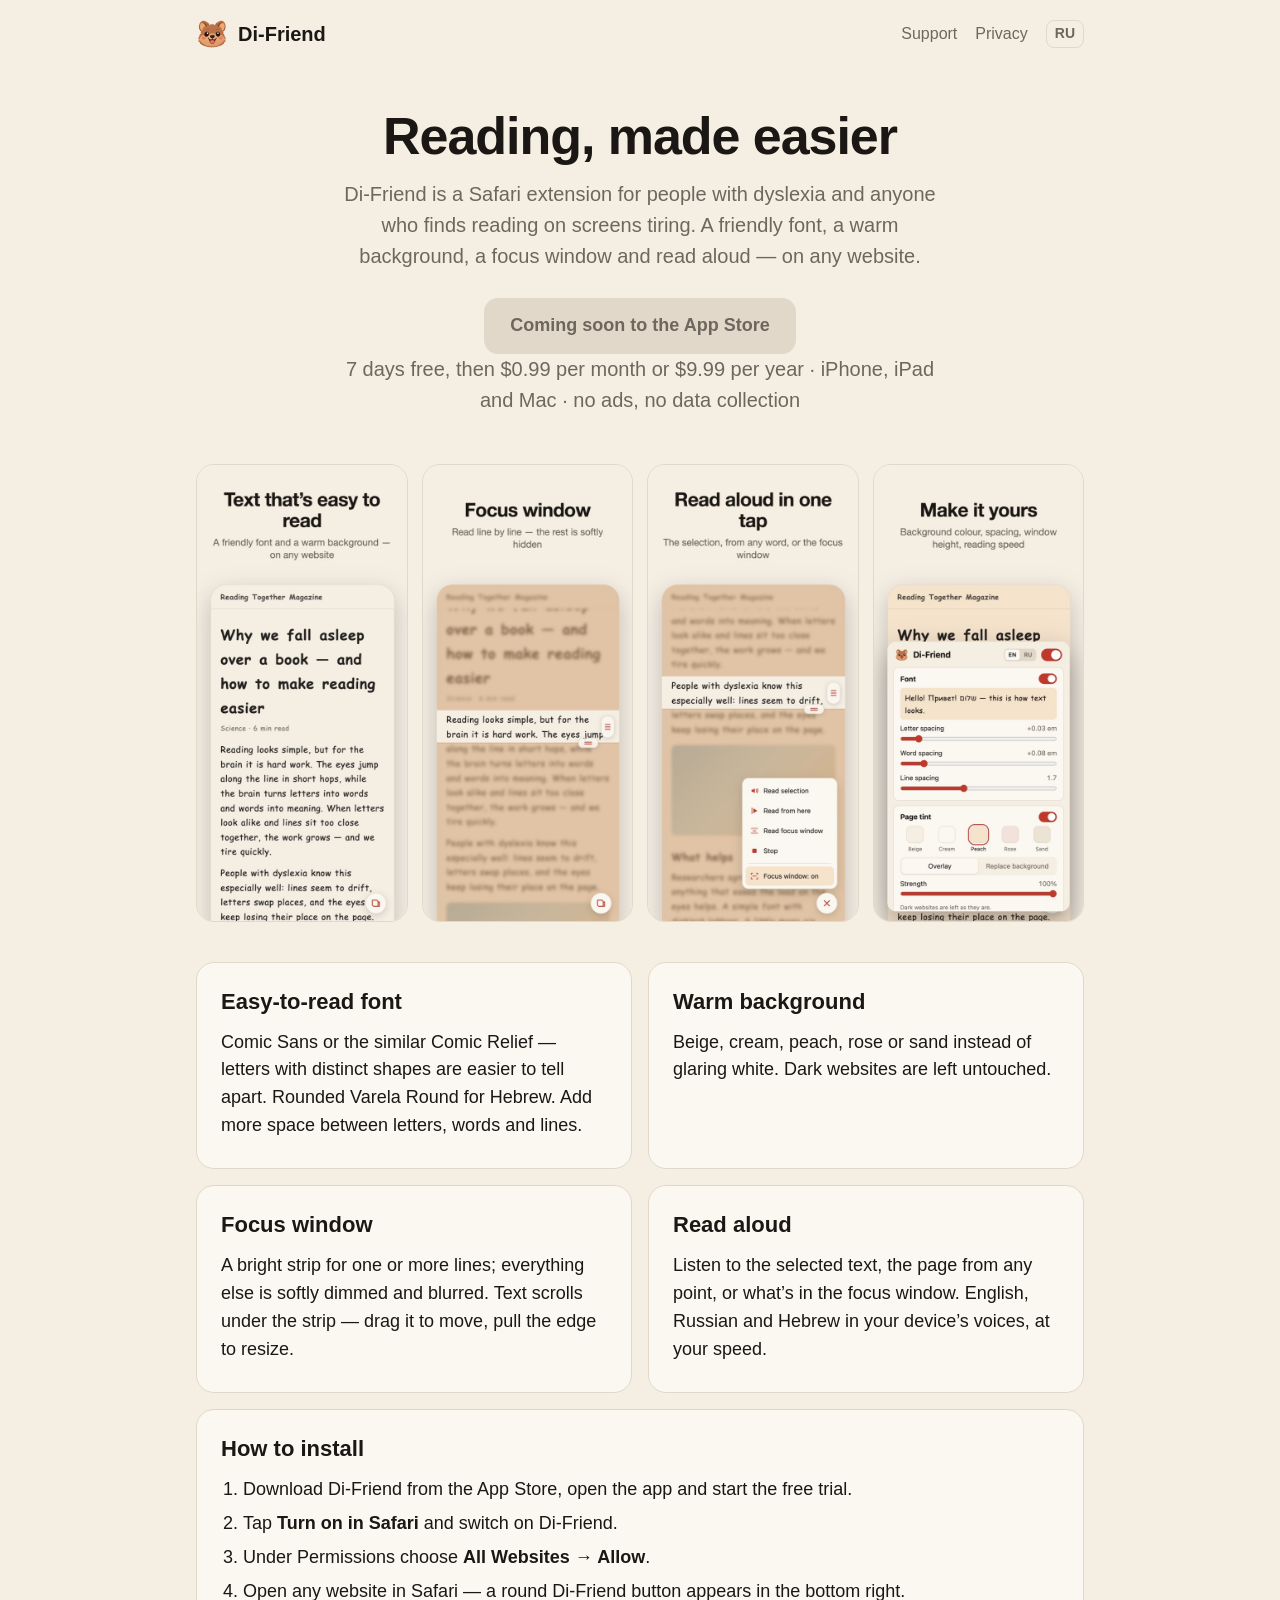
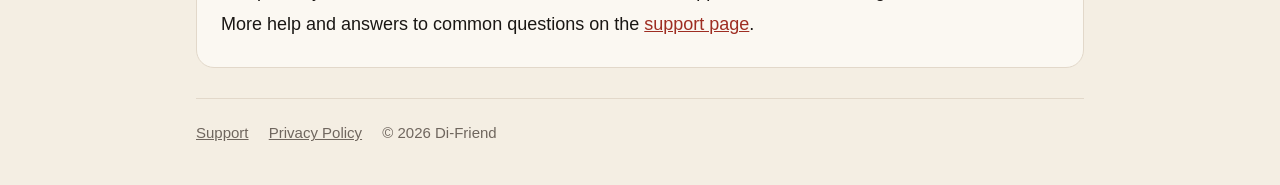
<file: index.html>
<!doctype html>
<html lang="en">
<head>
  <meta charset="utf-8">
  <meta name="viewport" content="width=device-width, initial-scale=1">
  <title>Di-Friend — reading helper for Safari</title>
  <meta name="description" content="A Safari extension for people with dyslexia: an easy-to-read font, a warm background, a focus window and read aloud on any website. iPhone, iPad and Mac.">
  <link rel="alternate" hreflang="ru" href="ru/">
  <link rel="icon" href="img/icon.png">
  <link rel="stylesheet" href="style.css">
</head>
<body>
  <div class="wrap">
    <nav>
      <a class="brand" href="./"><img src="img/icon.png" alt="">Di-Friend</a>
      <a href="support.html">Support</a>
      <a href="privacy.html">Privacy</a>
      <a class="lang-link" href="ru/" hreflang="ru">RU</a>
    </nav>

    <section class="hero">
      <h1>Reading, made easier</h1>
      <p>Di-Friend is a Safari extension for people with dyslexia and anyone who finds reading on screens tiring. A friendly font, a warm background, a focus window and read aloud — on any website.</p>
      <!-- After release, replace with the App Store link: https://apps.apple.com/app/idXXXXXXXXXX -->
      <a class="cta soon" id="appstore" href="#">Coming soon to the App Store</a>
      <p class="small">7 days free, then $0.99 per month or $9.99 per year · iPhone, iPad and Mac · no ads, no data collection</p>
    </section>

    <div class="shots">
      <img src="img/en/01-font.jpg" alt="An easy-to-read font and warm background on an article page">
      <img src="img/en/02-focus.jpg" alt="Focus window: a bright two-line strip, the rest blurred">
      <img src="img/en/03-speech.jpg" alt="Read aloud panel: selection, from here, focus window">
      <img src="img/en/04-settings.jpg" alt="Settings: font, spacing, background colour">
    </div>

    <div class="features">
      <div class="card">
        <h2>Easy-to-read font</h2>
        <p>Comic Sans or the similar Comic Relief — letters with distinct shapes are easier to tell apart. Rounded Varela Round for Hebrew. Add more space between letters, words and lines.</p>
      </div>
      <div class="card">
        <h2>Warm background</h2>
        <p>Beige, cream, peach, rose or sand instead of glaring white. Dark websites are left untouched.</p>
      </div>
      <div class="card">
        <h2>Focus window</h2>
        <p>A bright strip for one or more lines; everything else is softly dimmed and blurred. Text scrolls under the strip — drag it to move, pull the edge to resize.</p>
      </div>
      <div class="card">
        <h2>Read aloud</h2>
        <p>Listen to the selected text, the page from any point, or what’s in the focus window. English, Russian and Hebrew in your device’s voices, at your speed.</p>
      </div>
    </div>

    <div class="card" id="install">
      <h2>How to install</h2>
      <ol>
        <li>Download Di-Friend from the App Store, open the app and start the free trial.</li>
        <li>Tap <b>Turn on in Safari</b> and switch on Di-Friend.</li>
        <li>Under Permissions choose <b>All Websites → Allow</b>.</li>
        <li>Open any website in Safari — a round Di-Friend button appears in the bottom right.</li>
      </ol>
      <p>More help and answers to common questions on the <a href="support.html">support page</a>.</p>
    </div>

    <footer>
      <a href="support.html">Support</a>
      <a href="privacy.html">Privacy Policy</a>
      <span>© 2026 Di-Friend</span>
    </footer>
  </div>
</body>
</html>
</file>
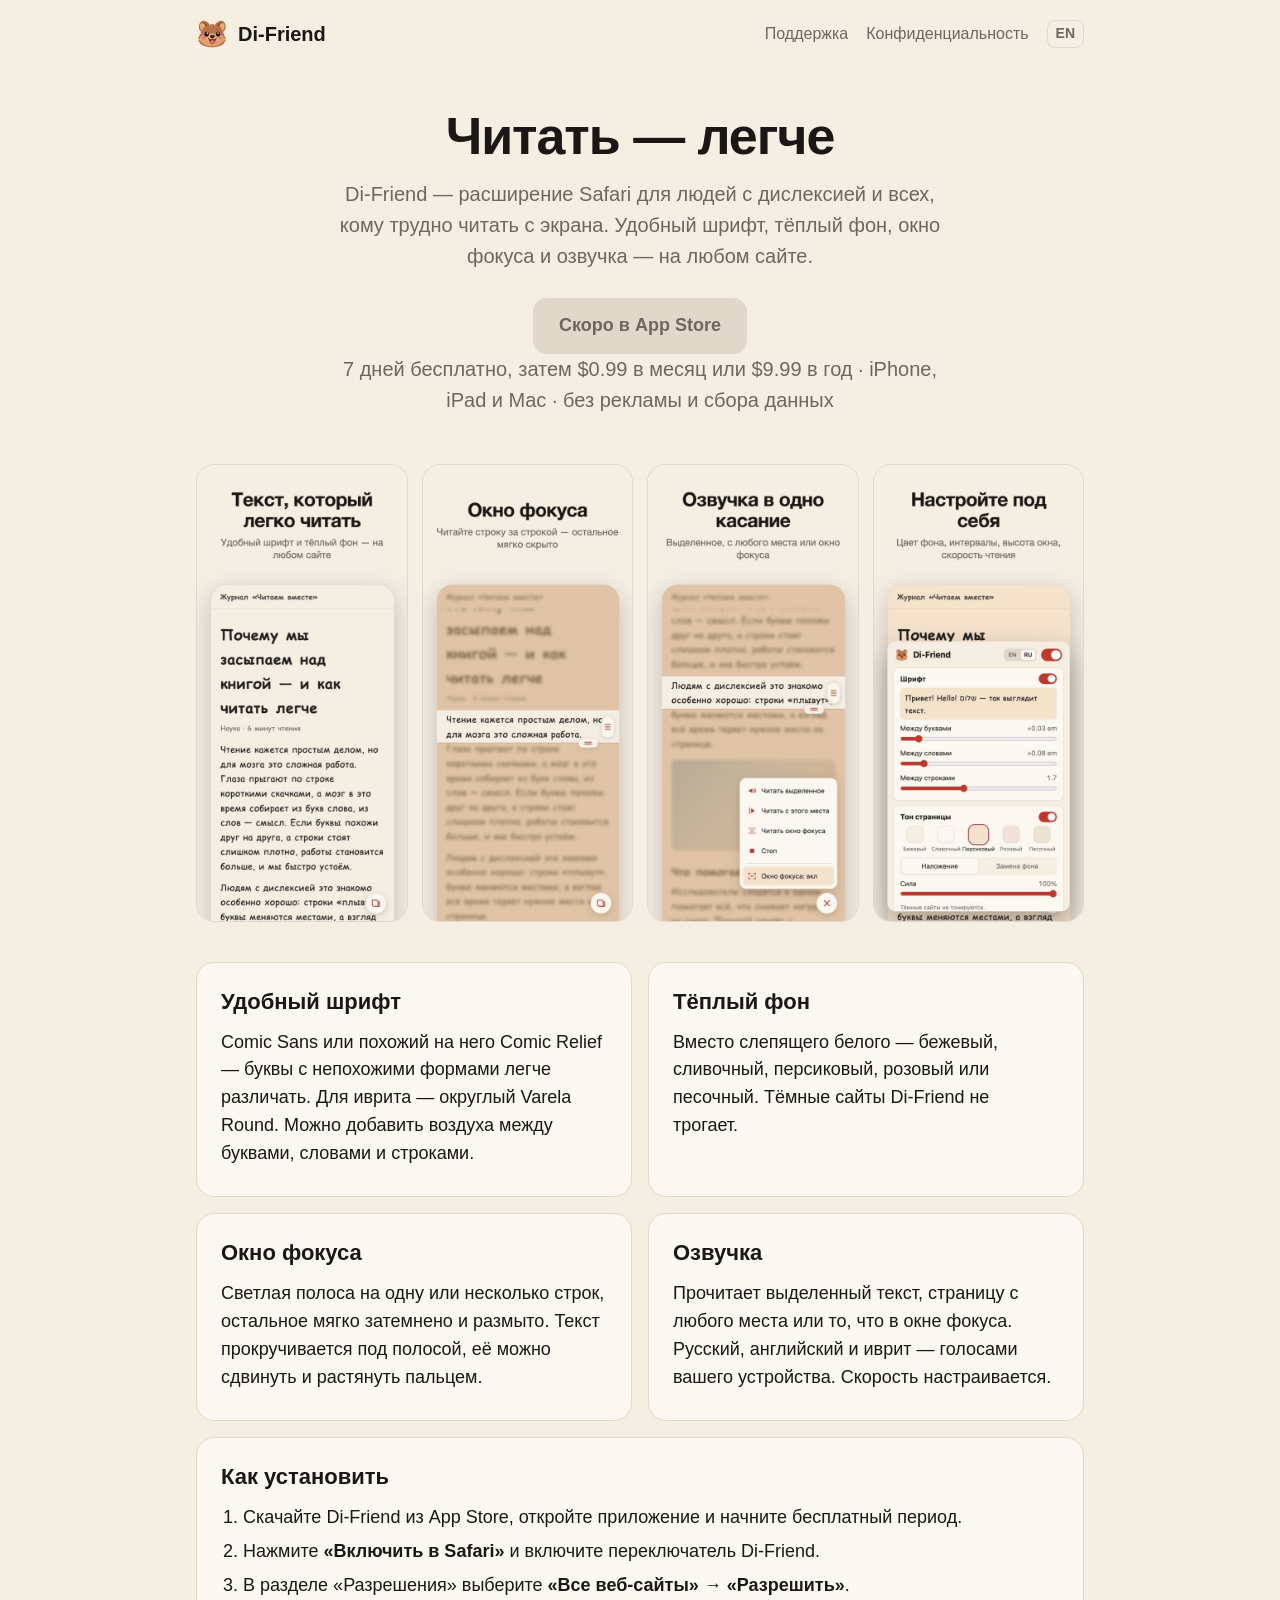
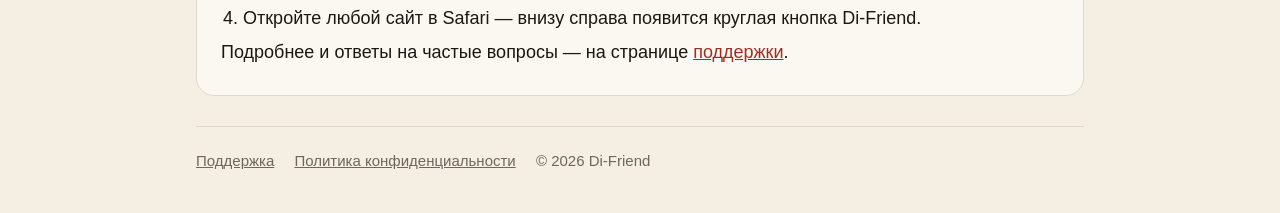
<file: ru/index.html>
<!doctype html>
<html lang="ru">
<head>
  <meta charset="utf-8">
  <meta name="viewport" content="width=device-width, initial-scale=1">
  <title>Di-Friend — помощник чтения для Safari</title>
  <meta name="description" content="Расширение Safari для людей с дислексией: удобный шрифт, тёплый фон, окно фокуса и озвучка на любом сайте. iPhone, iPad и Mac.">
  <link rel="icon" href="../img/icon.png">
  <link rel="stylesheet" href="../style.css">
</head>
<body>
  <div class="wrap">
    <nav>
      <a class="brand" href="./"><img src="../img/icon.png" alt="">Di-Friend</a>
      <a href="support.html">Поддержка</a>
      <a href="privacy.html">Конфиденциальность</a>
      <a class="lang-link" href="../index.html" hreflang="en">EN</a>
    </nav>

    <section class="hero">
      <h1>Читать — легче</h1>
      <p>Di-Friend — расширение Safari для людей с дислексией и всех, кому трудно читать с экрана. Удобный шрифт, тёплый фон, окно фокуса и озвучка — на любом сайте.</p>
      <!-- После публикации замените на ссылку App Store: https://apps.apple.com/app/idXXXXXXXXXX -->
      <a class="cta soon" id="appstore" href="#">Скоро в App Store</a>
      <p class="small">7 дней бесплатно, затем $0.99 в месяц или $9.99 в год · iPhone, iPad и Mac · без рекламы и сбора данных</p>
    </section>

    <div class="shots">
      <img src="../img/ru/01-font.jpg" alt="Удобный шрифт и тёплый фон на странице статьи">
      <img src="../img/ru/02-focus.jpg" alt="Окно фокуса: светлая полоса на две строки, остальное размыто">
      <img src="../img/ru/03-speech.jpg" alt="Панель озвучки: читать выделенное, с этого места, окно фокуса">
      <img src="../img/ru/04-settings.jpg" alt="Настройки: шрифт, интервалы, цвет фона">
    </div>

    <div class="features">
      <div class="card">
        <h2>Удобный шрифт</h2>
        <p>Comic Sans или похожий на него Comic Relief — буквы с непохожими формами легче различать. Для иврита — округлый Varela Round. Можно добавить воздуха между буквами, словами и строками.</p>
      </div>
      <div class="card">
        <h2>Тёплый фон</h2>
        <p>Вместо слепящего белого — бежевый, сливочный, персиковый, розовый или песочный. Тёмные сайты Di-Friend не трогает.</p>
      </div>
      <div class="card">
        <h2>Окно фокуса</h2>
        <p>Светлая полоса на одну или несколько строк, остальное мягко затемнено и размыто. Текст прокручивается под полосой, её можно сдвинуть и растянуть пальцем.</p>
      </div>
      <div class="card">
        <h2>Озвучка</h2>
        <p>Прочитает выделенный текст, страницу с любого места или то, что в окне фокуса. Русский, английский и иврит — голосами вашего устройства. Скорость настраивается.</p>
      </div>
    </div>

    <div class="card" id="install">
      <h2>Как установить</h2>
      <ol>
        <li>Скачайте Di-Friend из App Store, откройте приложение и начните бесплатный период.</li>
        <li>Нажмите <b>«Включить в Safari»</b> и включите переключатель Di-Friend.</li>
        <li>В разделе «Разрешения» выберите <b>«Все веб-сайты» → «Разрешить»</b>.</li>
        <li>Откройте любой сайт в Safari — внизу справа появится круглая кнопка Di-Friend.</li>
      </ol>
      <p>Подробнее и ответы на частые вопросы — на странице <a href="support.html">поддержки</a>.</p>
    </div>

    <footer>
      <a href="support.html">Поддержка</a>
      <a href="privacy.html">Политика конфиденциальности</a>
      <span>© 2026 Di-Friend</span>
    </footer>
  </div>
</body>
</html>
</file>
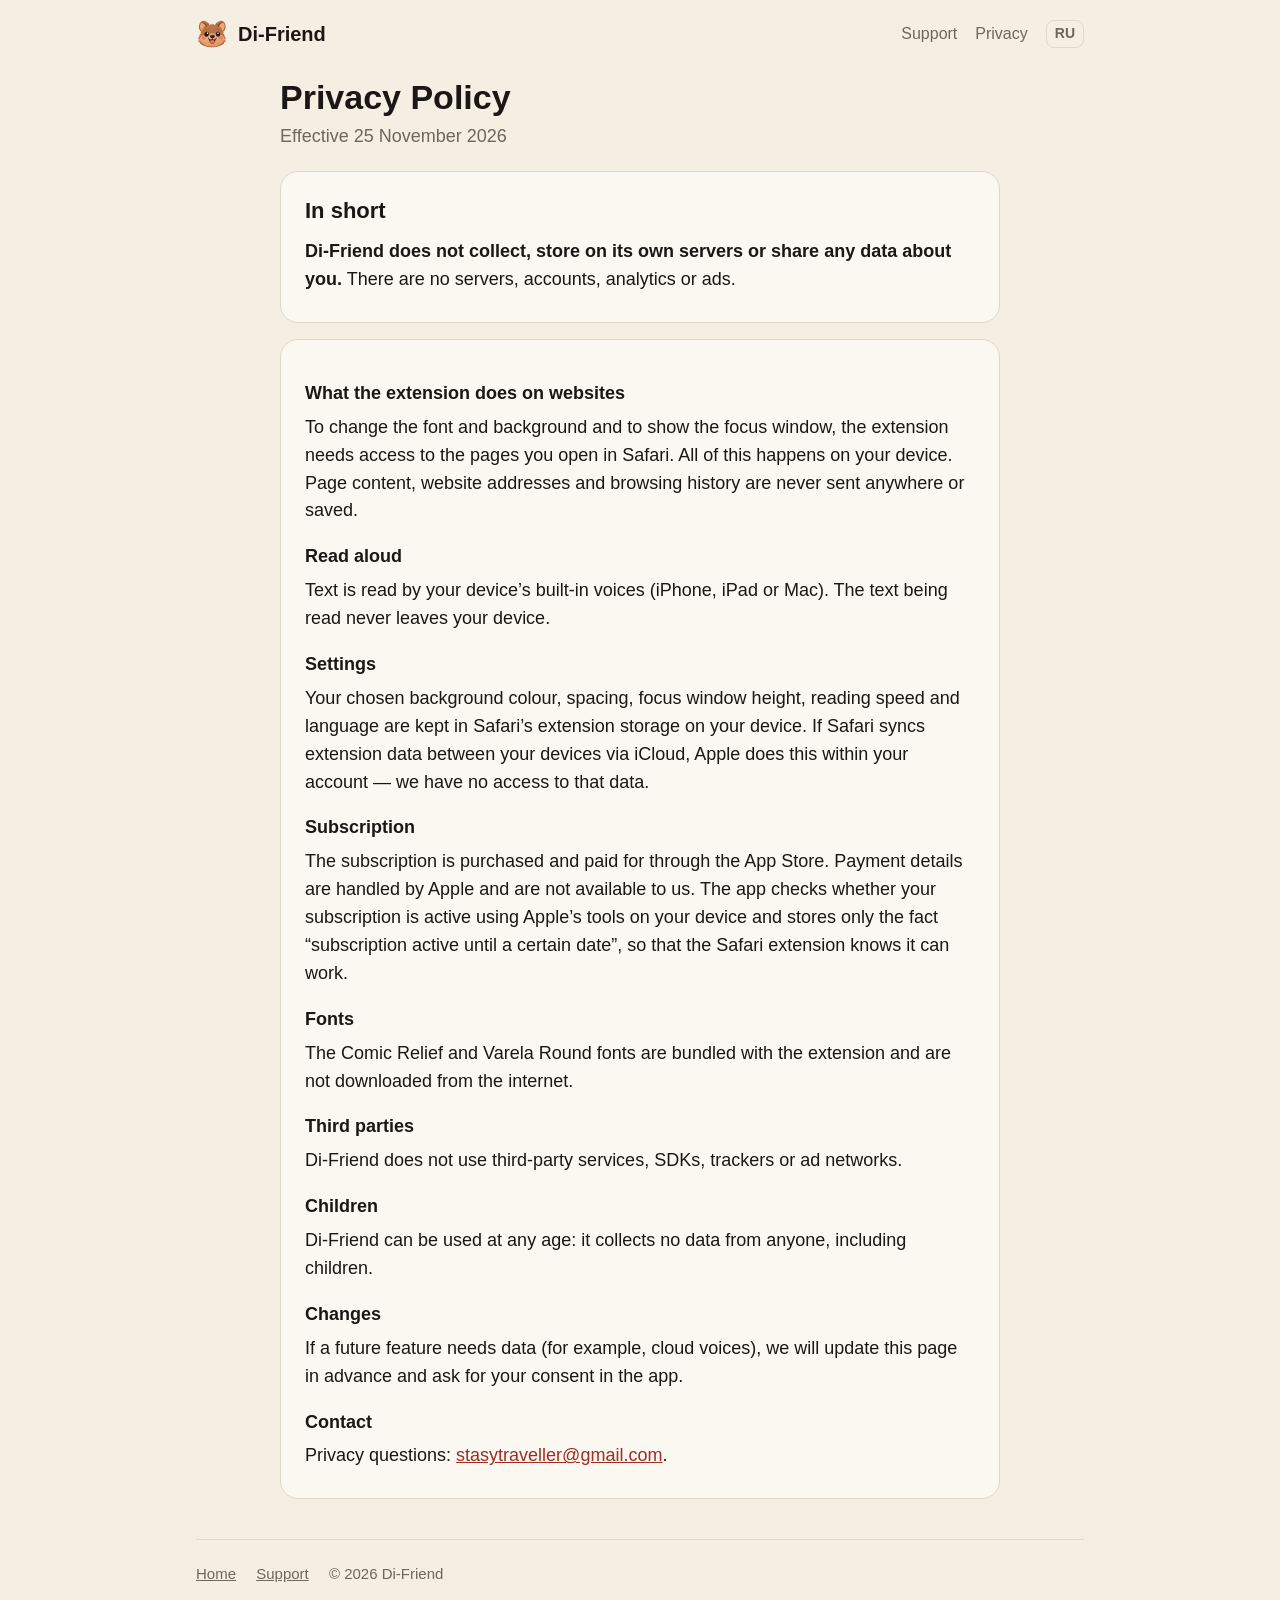
<file: privacy.html>
<!doctype html>
<html lang="en">
<head>
  <meta charset="utf-8">
  <meta name="viewport" content="width=device-width, initial-scale=1">
  <title>Privacy Policy — Di-Friend</title>
  <link rel="alternate" hreflang="ru" href="ru/privacy.html">
  <link rel="icon" href="img/icon.png">
  <link rel="stylesheet" href="style.css">
</head>
<body>
  <div class="wrap">
    <nav>
      <a class="brand" href="./"><img src="img/icon.png" alt="">Di-Friend</a>
      <a href="support.html">Support</a>
      <a href="privacy.html">Privacy</a>
      <a class="lang-link" href="ru/privacy.html" hreflang="ru">RU</a>
    </nav>

    <main class="doc">
      <h1>Privacy Policy</h1>
      <p class="updated">Effective 25 November 2026</p>

      <div class="card">
        <h2>In short</h2>
        <p><b>Di-Friend does not collect, store on its own servers or share any data about you.</b> There are no servers, accounts, analytics or ads.</p>
      </div>

      <div class="card">
        <h3>What the extension does on websites</h3>
        <p>To change the font and background and to show the focus window, the extension needs access to the pages you open in Safari. All of this happens on your device. Page content, website addresses and browsing history are never sent anywhere or saved.</p>

        <h3>Read aloud</h3>
        <p>Text is read by your device’s built-in voices (iPhone, iPad or Mac). The text being read never leaves your device.</p>

        <h3>Settings</h3>
        <p>Your chosen background colour, spacing, focus window height, reading speed and language are kept in Safari’s extension storage on your device. If Safari syncs extension data between your devices via iCloud, Apple does this within your account — we have no access to that data.</p>

        <h3>Subscription</h3>
        <p>The subscription is purchased and paid for through the App Store. Payment details are handled by Apple and are not available to us. The app checks whether your subscription is active using Apple’s tools on your device and stores only the fact “subscription active until a certain date”, so that the Safari extension knows it can work.</p>

        <h3>Fonts</h3>
        <p>The Comic Relief and Varela Round fonts are bundled with the extension and are not downloaded from the internet.</p>

        <h3>Third parties</h3>
        <p>Di-Friend does not use third-party services, SDKs, trackers or ad networks.</p>

        <h3>Children</h3>
        <p>Di-Friend can be used at any age: it collects no data from anyone, including children.</p>

        <h3>Changes</h3>
        <p>If a future feature needs data (for example, cloud voices), we will update this page in advance and ask for your consent in the app.</p>

        <h3>Contact</h3>
        <p>Privacy questions: <a href="mailto:stasytraveller@gmail.com">stasytraveller@gmail.com</a>.</p>
      </div>
    </main>

    <footer>
      <a href="./">Home</a>
      <a href="support.html">Support</a>
      <span>© 2026 Di-Friend</span>
    </footer>
  </div>
</body>
</html>
</file>
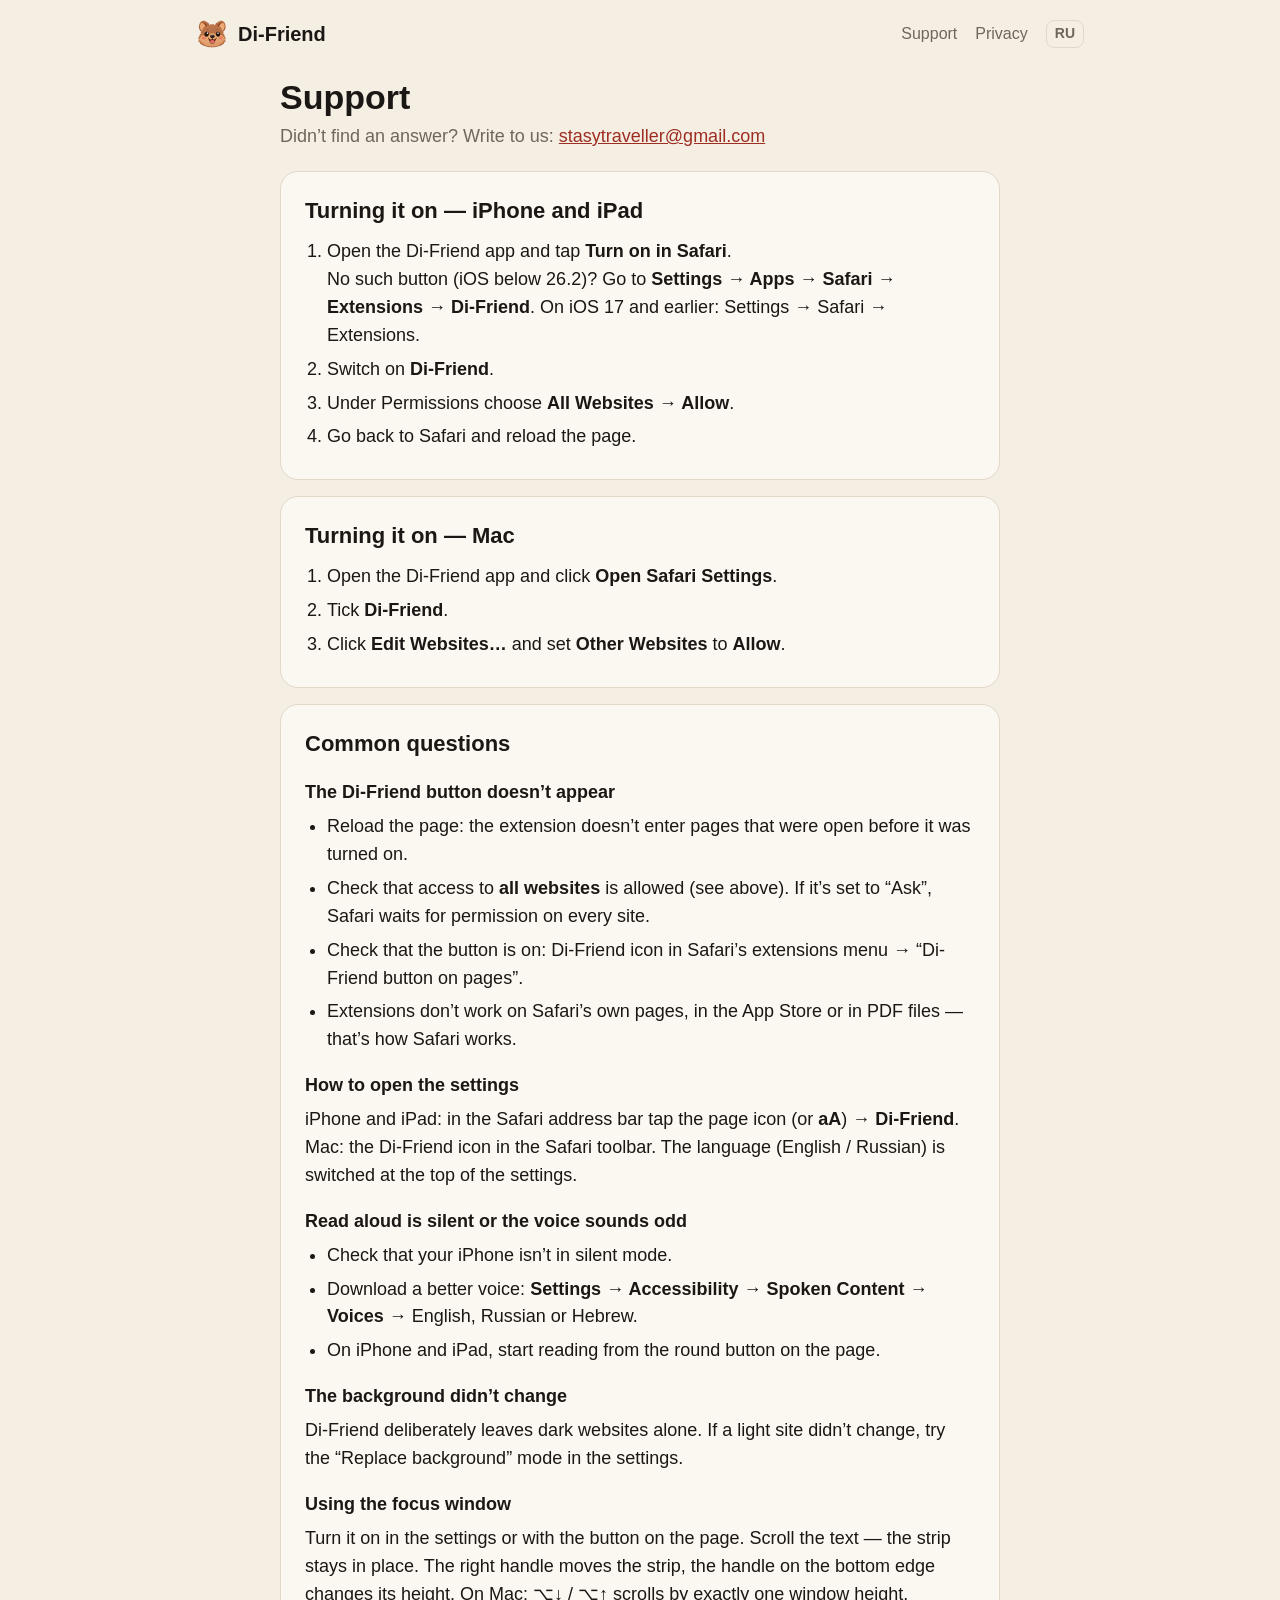
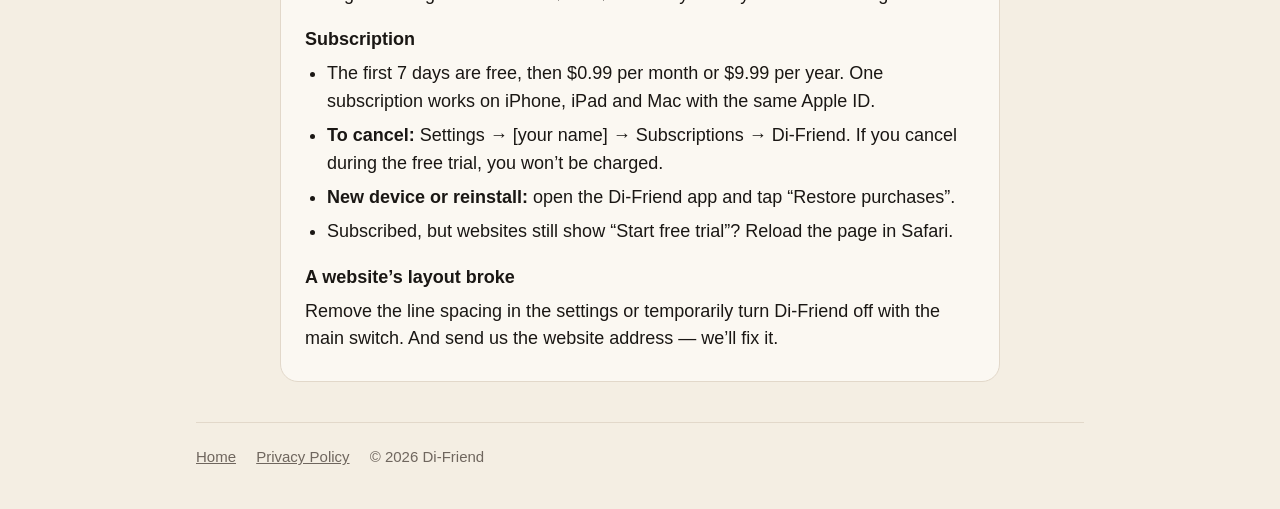
<file: support.html>
<!doctype html>
<html lang="en">
<head>
  <meta charset="utf-8">
  <meta name="viewport" content="width=device-width, initial-scale=1">
  <title>Support — Di-Friend</title>
  <link rel="alternate" hreflang="ru" href="ru/support.html">
  <link rel="icon" href="img/icon.png">
  <link rel="stylesheet" href="style.css">
</head>
<body>
  <div class="wrap">
    <nav>
      <a class="brand" href="./"><img src="img/icon.png" alt="">Di-Friend</a>
      <a href="support.html">Support</a>
      <a href="privacy.html">Privacy</a>
      <a class="lang-link" href="ru/support.html" hreflang="ru">RU</a>
    </nav>

    <main class="doc">
      <h1>Support</h1>
      <p class="updated">Didn’t find an answer? Write to us: <a href="mailto:stasytraveller@gmail.com">stasytraveller@gmail.com</a></p>

      <div class="card">
        <h2>Turning it on — iPhone and iPad</h2>
        <ol>
          <li>Open the Di-Friend app and tap <b>Turn on in Safari</b>.<br>
            No such button (iOS below 26.2)? Go to <b>Settings → Apps → Safari → Extensions → Di-Friend</b>. On iOS 17 and earlier: Settings → Safari → Extensions.</li>
          <li>Switch on <b>Di-Friend</b>.</li>
          <li>Under Permissions choose <b>All Websites → Allow</b>.</li>
          <li>Go back to Safari and reload the page.</li>
        </ol>
      </div>

      <div class="card">
        <h2>Turning it on — Mac</h2>
        <ol>
          <li>Open the Di-Friend app and click <b>Open Safari Settings</b>.</li>
          <li>Tick <b>Di-Friend</b>.</li>
          <li>Click <b>Edit Websites…</b> and set <b>Other Websites</b> to <b>Allow</b>.</li>
        </ol>
      </div>

      <div class="card">
        <h2>Common questions</h2>

        <h3>The Di-Friend button doesn’t appear</h3>
        <ul>
          <li>Reload the page: the extension doesn’t enter pages that were open before it was turned on.</li>
          <li>Check that access to <b>all websites</b> is allowed (see above). If it’s set to “Ask”, Safari waits for permission on every site.</li>
          <li>Check that the button is on: Di-Friend icon in Safari’s extensions menu → “Di-Friend button on pages”.</li>
          <li>Extensions don’t work on Safari’s own pages, in the App Store or in PDF files — that’s how Safari works.</li>
        </ul>

        <h3>How to open the settings</h3>
        <p>iPhone and iPad: in the Safari address bar tap the page icon (or <b>aA</b>) → <b>Di-Friend</b>. Mac: the Di-Friend icon in the Safari toolbar. The language (English / Russian) is switched at the top of the settings.</p>

        <h3>Read aloud is silent or the voice sounds odd</h3>
        <ul>
          <li>Check that your iPhone isn’t in silent mode.</li>
          <li>Download a better voice: <b>Settings → Accessibility → Spoken Content → Voices</b> → English, Russian or Hebrew.</li>
          <li>On iPhone and iPad, start reading from the round button on the page.</li>
        </ul>

        <h3>The background didn’t change</h3>
        <p>Di-Friend deliberately leaves dark websites alone. If a light site didn’t change, try the “Replace background” mode in the settings.</p>

        <h3>Using the focus window</h3>
        <p>Turn it on in the settings or with the button on the page. Scroll the text — the strip stays in place. The right handle moves the strip, the handle on the bottom edge changes its height. On Mac: ⌥↓ / ⌥↑ scrolls by exactly one window height.</p>

        <h3>Subscription</h3>
        <ul>
          <li>The first 7 days are free, then $0.99 per month or $9.99 per year. One subscription works on iPhone, iPad and Mac with the same Apple ID.</li>
          <li><b>To cancel:</b> Settings → [your name] → Subscriptions → Di-Friend. If you cancel during the free trial, you won’t be charged.</li>
          <li><b>New device or reinstall:</b> open the Di-Friend app and tap “Restore purchases”.</li>
          <li>Subscribed, but websites still show “Start free trial”? Reload the page in Safari.</li>
        </ul>

        <h3>A website’s layout broke</h3>
        <p>Remove the line spacing in the settings or temporarily turn Di-Friend off with the main switch. And send us the website address — we’ll fix it.</p>
      </div>
    </main>

    <footer>
      <a href="./">Home</a>
      <a href="privacy.html">Privacy Policy</a>
      <span>© 2026 Di-Friend</span>
    </footer>
  </div>
</body>
</html>
</file>
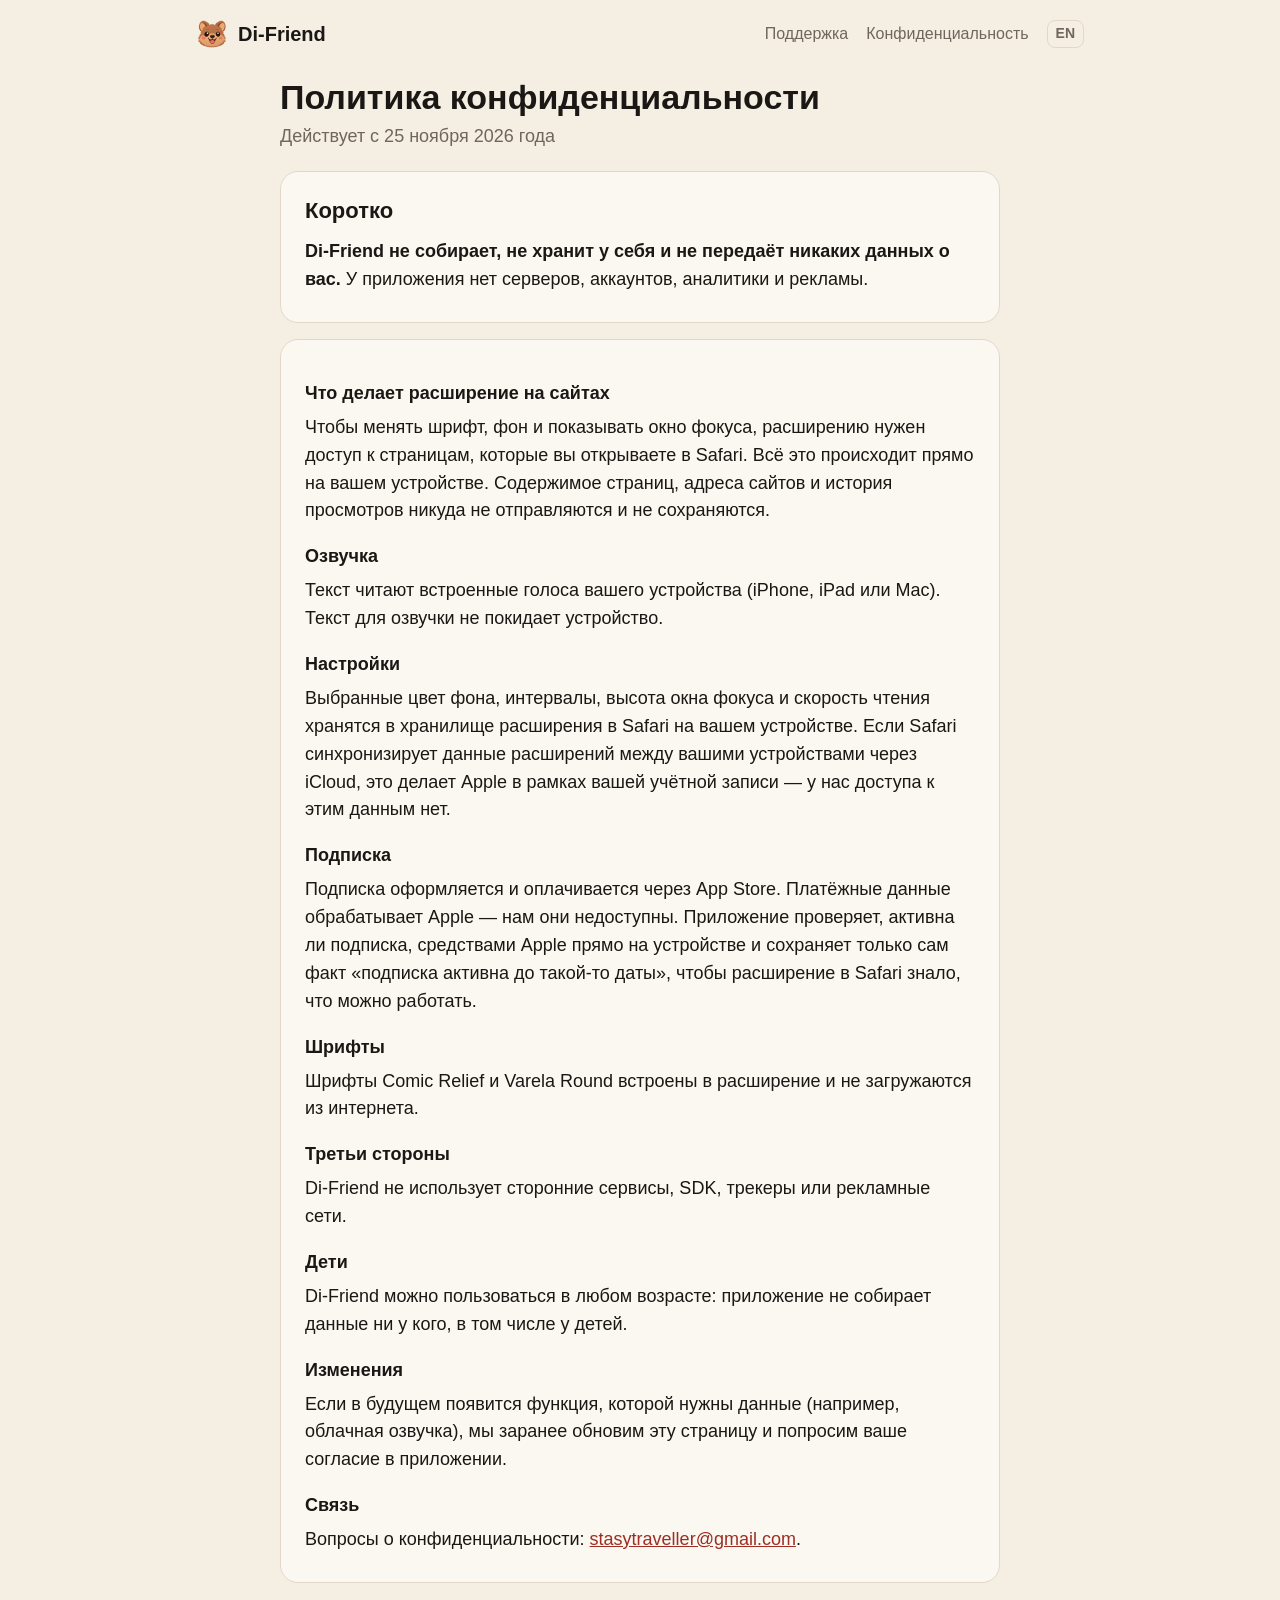
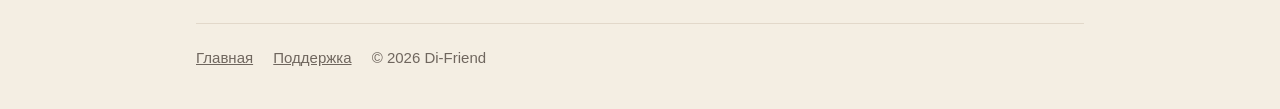
<file: ru/privacy.html>
<!doctype html>
<html lang="ru">
<head>
  <meta charset="utf-8">
  <meta name="viewport" content="width=device-width, initial-scale=1">
  <title>Политика конфиденциальности — Di-Friend</title>
  <link rel="icon" href="../img/icon.png">
  <link rel="stylesheet" href="../style.css">
</head>
<body>
  <div class="wrap">
    <nav>
      <a class="brand" href="./"><img src="../img/icon.png" alt="">Di-Friend</a>
      <a href="support.html">Поддержка</a>
      <a href="privacy.html">Конфиденциальность</a>
      <a class="lang-link" href="../privacy.html" hreflang="en">EN</a>
    </nav>

    <main class="doc">
      <h1>Политика конфиденциальности</h1>
      <p class="updated">Действует с 25 ноября 2026 года</p>

      <div class="card">
        <h2>Коротко</h2>
        <p><b>Di-Friend не собирает, не хранит у себя и не передаёт никаких данных о вас.</b> У приложения нет серверов, аккаунтов, аналитики и рекламы.</p>
      </div>

      <div class="card">
        <h3>Что делает расширение на сайтах</h3>
        <p>Чтобы менять шрифт, фон и показывать окно фокуса, расширению нужен доступ к страницам, которые вы открываете в Safari. Всё это происходит прямо на вашем устройстве. Содержимое страниц, адреса сайтов и история просмотров никуда не отправляются и не сохраняются.</p>

        <h3>Озвучка</h3>
        <p>Текст читают встроенные голоса вашего устройства (iPhone, iPad или Mac). Текст для озвучки не покидает устройство.</p>

        <h3>Настройки</h3>
        <p>Выбранные цвет фона, интервалы, высота окна фокуса и скорость чтения хранятся в хранилище расширения в Safari на вашем устройстве. Если Safari синхронизирует данные расширений между вашими устройствами через iCloud, это делает Apple в рамках вашей учётной записи — у нас доступа к этим данным нет.</p>

        <h3>Подписка</h3>
        <p>Подписка оформляется и оплачивается через App Store. Платёжные данные обрабатывает Apple — нам они недоступны. Приложение проверяет, активна ли подписка, средствами Apple прямо на устройстве и сохраняет только сам факт «подписка активна до такой-то даты», чтобы расширение в Safari знало, что можно работать.</p>

        <h3>Шрифты</h3>
        <p>Шрифты Comic Relief и Varela Round встроены в расширение и не загружаются из интернета.</p>

        <h3>Третьи стороны</h3>
        <p>Di-Friend не использует сторонние сервисы, SDK, трекеры или рекламные сети.</p>

        <h3>Дети</h3>
        <p>Di-Friend можно пользоваться в любом возрасте: приложение не собирает данные ни у кого, в том числе у детей.</p>

        <h3>Изменения</h3>
        <p>Если в будущем появится функция, которой нужны данные (например, облачная озвучка), мы заранее обновим эту страницу и попросим ваше согласие в приложении.</p>

        <h3>Связь</h3>
        <p>Вопросы о конфиденциальности: <a href="mailto:stasytraveller@gmail.com">stasytraveller@gmail.com</a>.</p>
      </div>
    </main>

    <footer>
      <a href="./">Главная</a>
      <a href="support.html">Поддержка</a>
      <span>© 2026 Di-Friend</span>
    </footer>
  </div>
</body>
</html>
</file>
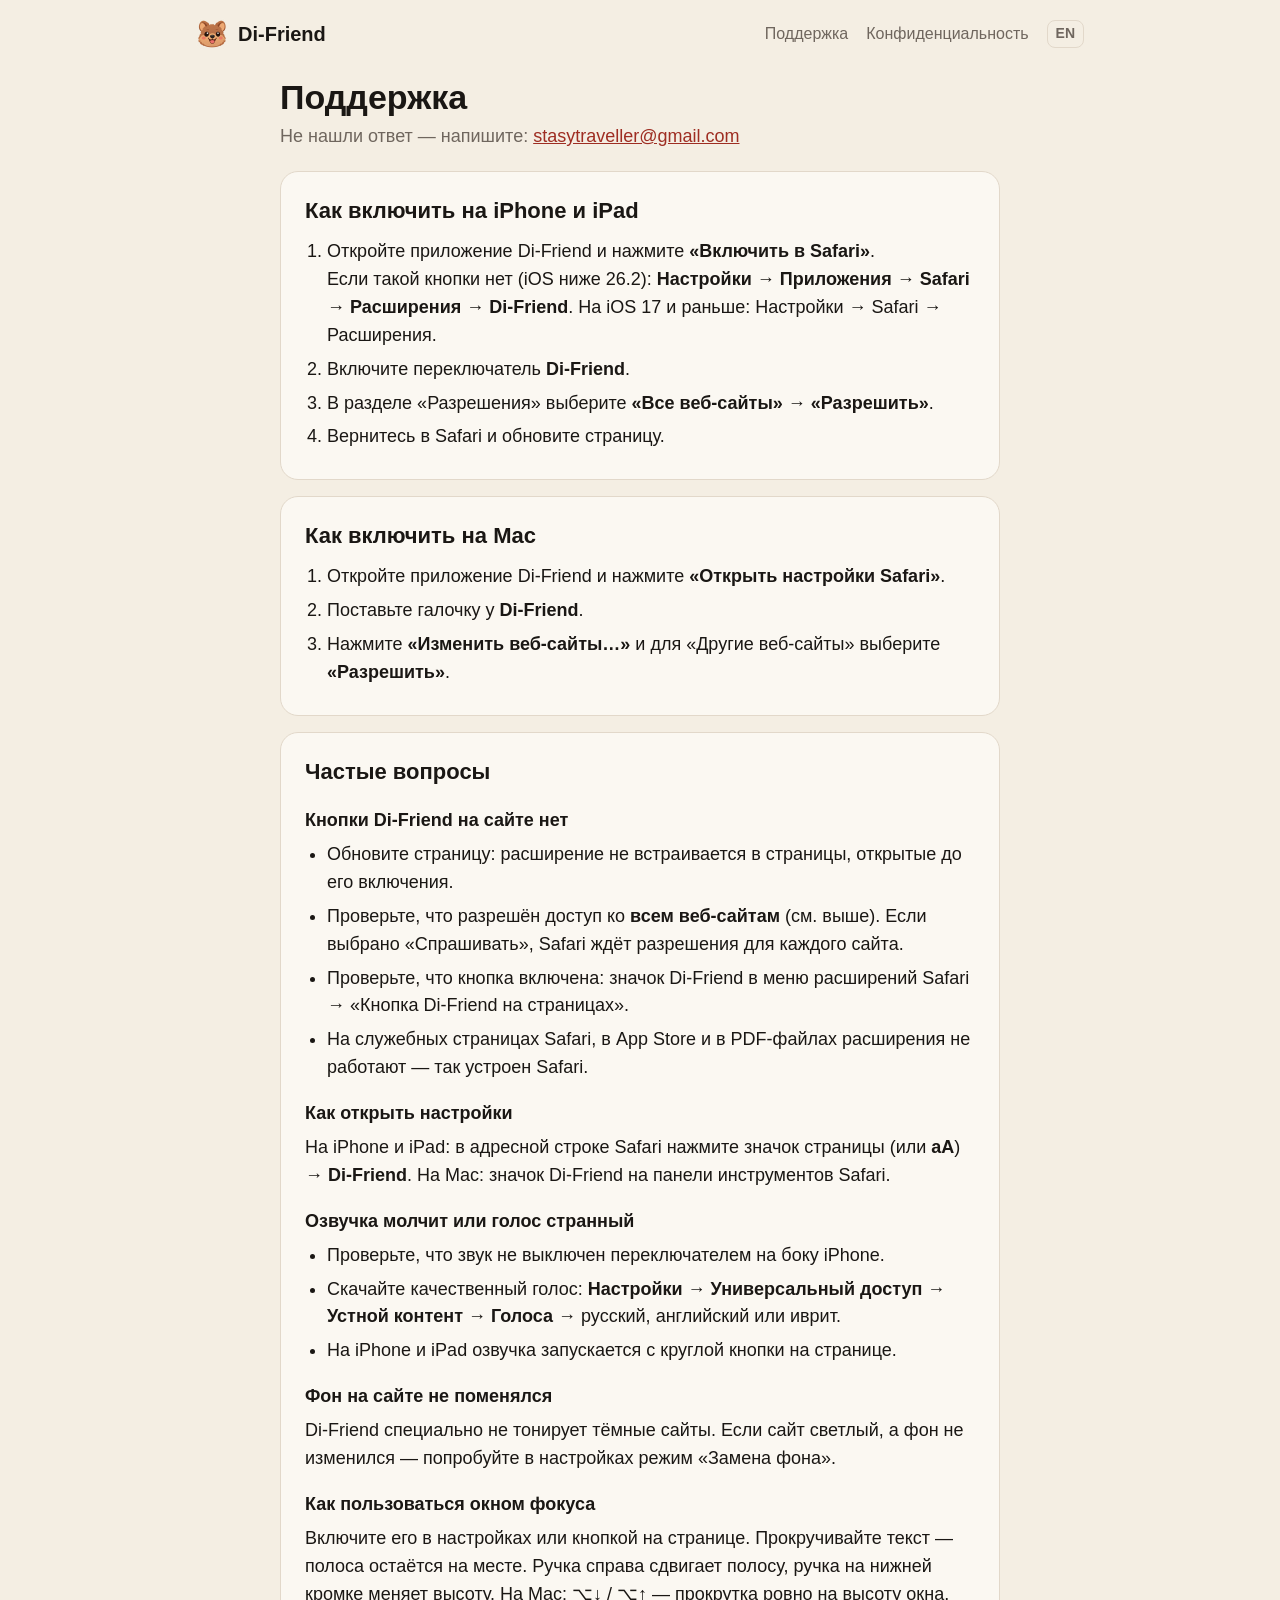
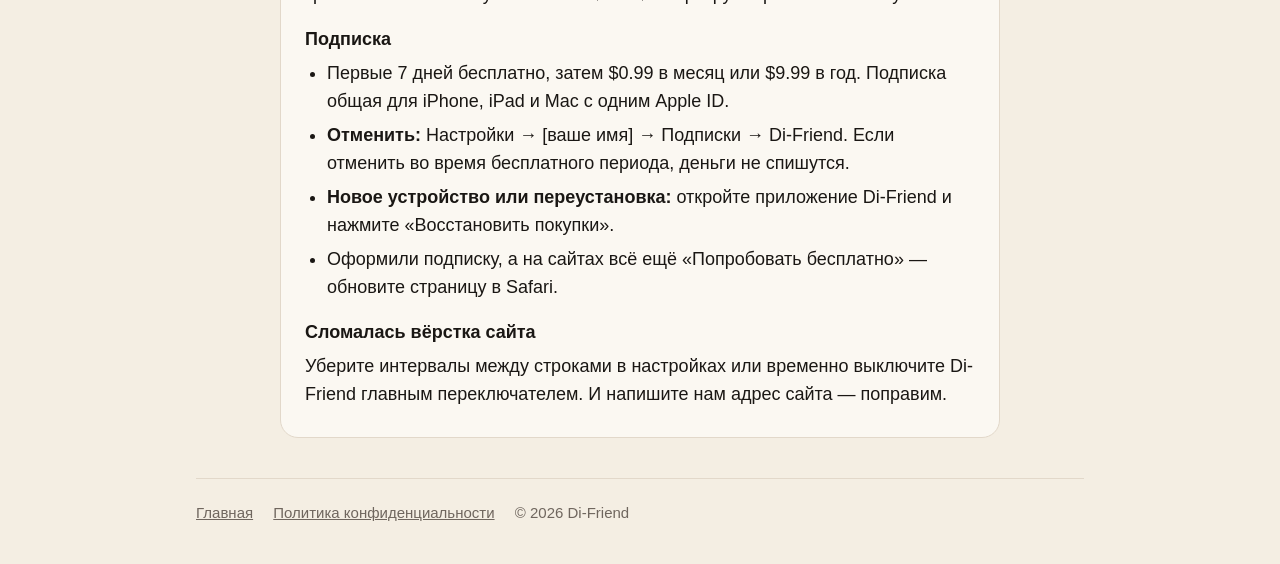
<file: ru/support.html>
<!doctype html>
<html lang="ru">
<head>
  <meta charset="utf-8">
  <meta name="viewport" content="width=device-width, initial-scale=1">
  <title>Поддержка — Di-Friend</title>
  <link rel="icon" href="../img/icon.png">
  <link rel="stylesheet" href="../style.css">
</head>
<body>
  <div class="wrap">
    <nav>
      <a class="brand" href="./"><img src="../img/icon.png" alt="">Di-Friend</a>
      <a href="support.html">Поддержка</a>
      <a href="privacy.html">Конфиденциальность</a>
      <a class="lang-link" href="../support.html" hreflang="en">EN</a>
    </nav>

    <main class="doc">
      <h1>Поддержка</h1>
      <p class="updated">Не нашли ответ — напишите: <a href="mailto:stasytraveller@gmail.com">stasytraveller@gmail.com</a></p>

      <div class="card">
        <h2>Как включить на iPhone и iPad</h2>
        <ol>
          <li>Откройте приложение Di-Friend и нажмите <b>«Включить в Safari»</b>.<br>
            Если такой кнопки нет (iOS ниже 26.2): <b>Настройки → Приложения → Safari → Расширения → Di-Friend</b>. На iOS 17 и раньше: Настройки → Safari → Расширения.</li>
          <li>Включите переключатель <b>Di-Friend</b>.</li>
          <li>В разделе «Разрешения» выберите <b>«Все веб-сайты» → «Разрешить»</b>.</li>
          <li>Вернитесь в Safari и обновите страницу.</li>
        </ol>
      </div>

      <div class="card">
        <h2>Как включить на Mac</h2>
        <ol>
          <li>Откройте приложение Di-Friend и нажмите <b>«Открыть настройки Safari»</b>.</li>
          <li>Поставьте галочку у <b>Di-Friend</b>.</li>
          <li>Нажмите <b>«Изменить веб-сайты…»</b> и для «Другие веб-сайты» выберите <b>«Разрешить»</b>.</li>
        </ol>
      </div>

      <div class="card">
        <h2>Частые вопросы</h2>

        <h3>Кнопки Di-Friend на сайте нет</h3>
        <ul>
          <li>Обновите страницу: расширение не встраивается в страницы, открытые до его включения.</li>
          <li>Проверьте, что разрешён доступ ко <b>всем веб-сайтам</b> (см. выше). Если выбрано «Спрашивать», Safari ждёт разрешения для каждого сайта.</li>
          <li>Проверьте, что кнопка включена: значок Di-Friend в меню расширений Safari → «Кнопка Di-Friend на страницах».</li>
          <li>На служебных страницах Safari, в App Store и в PDF-файлах расширения не работают — так устроен Safari.</li>
        </ul>

        <h3>Как открыть настройки</h3>
        <p>На iPhone и iPad: в адресной строке Safari нажмите значок страницы (или <b>аА</b>) → <b>Di-Friend</b>. На Mac: значок Di-Friend на панели инструментов Safari.</p>

        <h3>Озвучка молчит или голос странный</h3>
        <ul>
          <li>Проверьте, что звук не выключен переключателем на боку iPhone.</li>
          <li>Скачайте качественный голос: <b>Настройки → Универсальный доступ → Устной контент → Голоса</b> → русский, английский или иврит.</li>
          <li>На iPhone и iPad озвучка запускается с круглой кнопки на странице.</li>
        </ul>

        <h3>Фон на сайте не поменялся</h3>
        <p>Di-Friend специально не тонирует тёмные сайты. Если сайт светлый, а фон не изменился — попробуйте в настройках режим «Замена фона».</p>

        <h3>Как пользоваться окном фокуса</h3>
        <p>Включите его в настройках или кнопкой на странице. Прокручивайте текст — полоса остаётся на месте. Ручка справа сдвигает полосу, ручка на нижней кромке меняет высоту. На Mac: ⌥↓ / ⌥↑ — прокрутка ровно на высоту окна.</p>

        <h3>Подписка</h3>
        <ul>
          <li>Первые 7 дней бесплатно, затем $0.99 в месяц или $9.99 в год. Подписка общая для iPhone, iPad и Mac с одним Apple ID.</li>
          <li><b>Отменить:</b> Настройки → [ваше имя] → Подписки → Di-Friend. Если отменить во время бесплатного периода, деньги не спишутся.</li>
          <li><b>Новое устройство или переустановка:</b> откройте приложение Di-Friend и нажмите «Восстановить покупки».</li>
          <li>Оформили подписку, а на сайтах всё ещё «Попробовать бесплатно» — обновите страницу в Safari.</li>
        </ul>

        <h3>Сломалась вёрстка сайта</h3>
        <p>Уберите интервалы между строками в настройках или временно выключите Di-Friend главным переключателем. И напишите нам адрес сайта — поправим.</p>
      </div>
    </main>

    <footer>
      <a href="./">Главная</a>
      <a href="privacy.html">Политика конфиденциальности</a>
      <span>© 2026 Di-Friend</span>
    </footer>
  </div>
</body>
</html>
</file>
<file: style.css>
:root {
  --paper: #f4eee3;
  --panel: #fbf8f2;
  --ink: #1a1714;
  --muted: #6f665e;
  --line: #e2d8ca;
  --shu: #c0392b;
  --shu-deep: #9e2d22;
  --shu-soft: #f3e1dc;
  color-scheme: light;
}

* { box-sizing: border-box; }

html, body {
  margin: 0;
  background: var(--paper);
  color: var(--ink);
  font: 18px/1.55 -apple-system, BlinkMacSystemFont, "Segoe UI", "Helvetica Neue", Arial, sans-serif;
}

a { color: var(--shu-deep); }

.wrap { max-width: 920px; margin: 0 auto; padding: 0 16px; }

nav {
  display: flex; align-items: center; gap: 18px;
  padding: 18px 0;
}
nav .brand { display: flex; align-items: center; gap: 10px; font-weight: 700; font-size: 20px; color: var(--ink); text-decoration: none; margin-right: auto; }
nav .brand img { width: 32px; height: 32px; border-radius: 8px; }
nav a:not(.brand) { color: var(--muted); text-decoration: none; font-size: 16px; }
nav a:not(.brand):hover { color: var(--ink); }

.hero { text-align: center; padding: 40px 0 28px; }
.hero h1 { font-size: clamp(32px, 6vw, 52px); line-height: 1.1; letter-spacing: -.02em; margin: 0 0 14px; }
.hero p { color: var(--muted); font-size: 20px; max-width: 620px; margin: 0 auto; }

.cta {
  display: inline-block; margin-top: 26px;
  background: var(--ink); color: #fff; text-decoration: none;
  padding: 14px 26px; border-radius: 14px; font-weight: 600;
}
.cta:hover { background: #000; }
.cta.soon { background: var(--line); color: var(--muted); cursor: default; }
.small { font-size: 15px; color: var(--muted); margin-top: 10px; }

.shots {
  display: grid; grid-template-columns: repeat(4, 1fr); gap: 14px;
  margin: 20px 0 40px;
}
.shots img { width: 100%; border-radius: 18px; border: 1px solid var(--line); display: block; }
@media (max-width: 720px) {
  .shots { grid-template-columns: repeat(2, 1fr); }
}

.card {
  background: var(--panel);
  border: 1px solid var(--line);
  border-radius: 18px;
  padding: 22px 24px;
  margin-bottom: 16px;
}
.card h2 { margin: 0 0 10px; font-size: 22px; }
.card h3 { margin: 18px 0 6px; font-size: 18px; }
.card p, .card li { margin: 6px 0; }
.card ol, .card ul { padding-left: 22px; margin: 6px 0; }

.features { display: grid; grid-template-columns: repeat(2, 1fr); gap: 16px; margin-bottom: 16px; }
.features .card { margin: 0; }
@media (max-width: 720px) { .features { grid-template-columns: 1fr; } }

.doc { max-width: 720px; margin: 10px auto 40px; }
.doc h1 { font-size: 34px; line-height: 1.15; margin: 10px 0 6px; }
.doc .updated { color: var(--muted); margin: 0 0 20px; }

footer { border-top: 1px solid var(--line); margin-top: 30px; padding: 22px 0 40px; color: var(--muted); font-size: 15px; }
footer a { color: var(--muted); margin-right: 16px; }

nav a.lang-link {
  border: 1px solid var(--line); border-radius: 8px;
  padding: 2px 8px; font-size: 14px; font-weight: 600;
}
</file>
